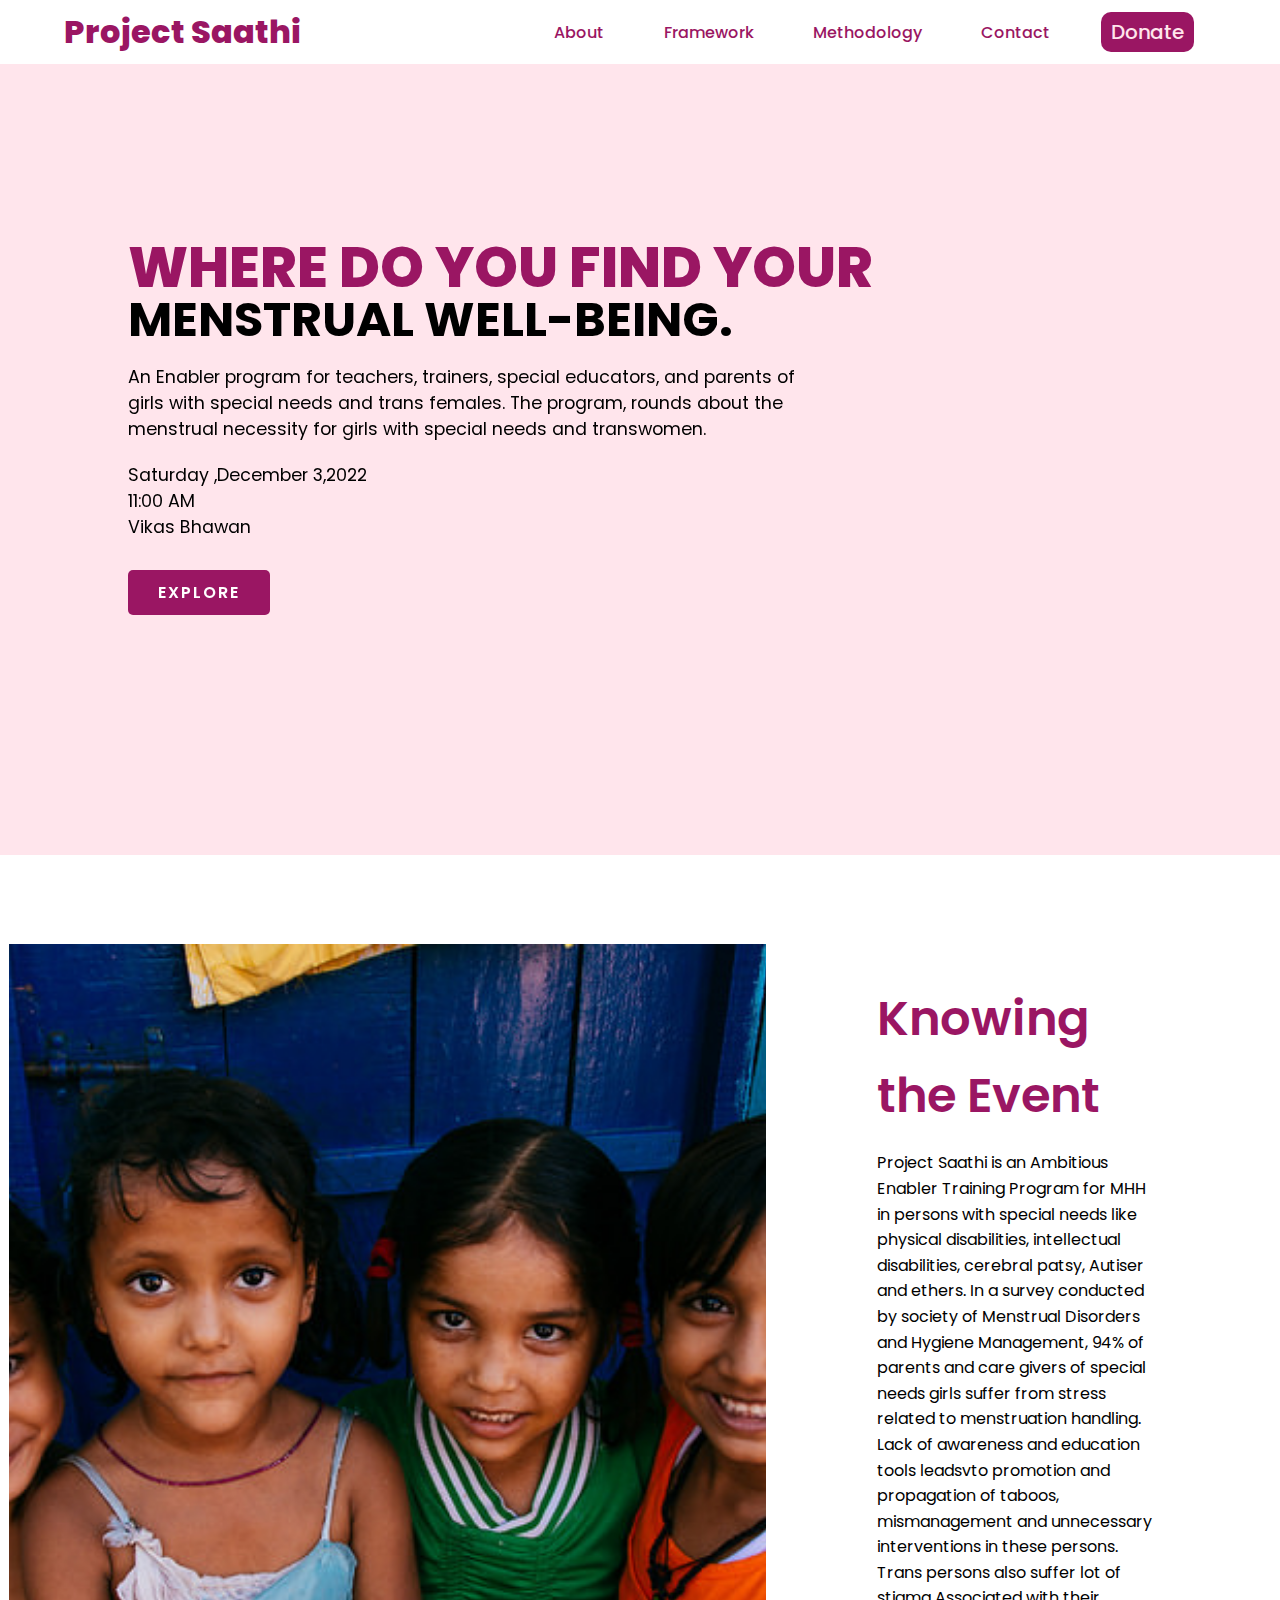
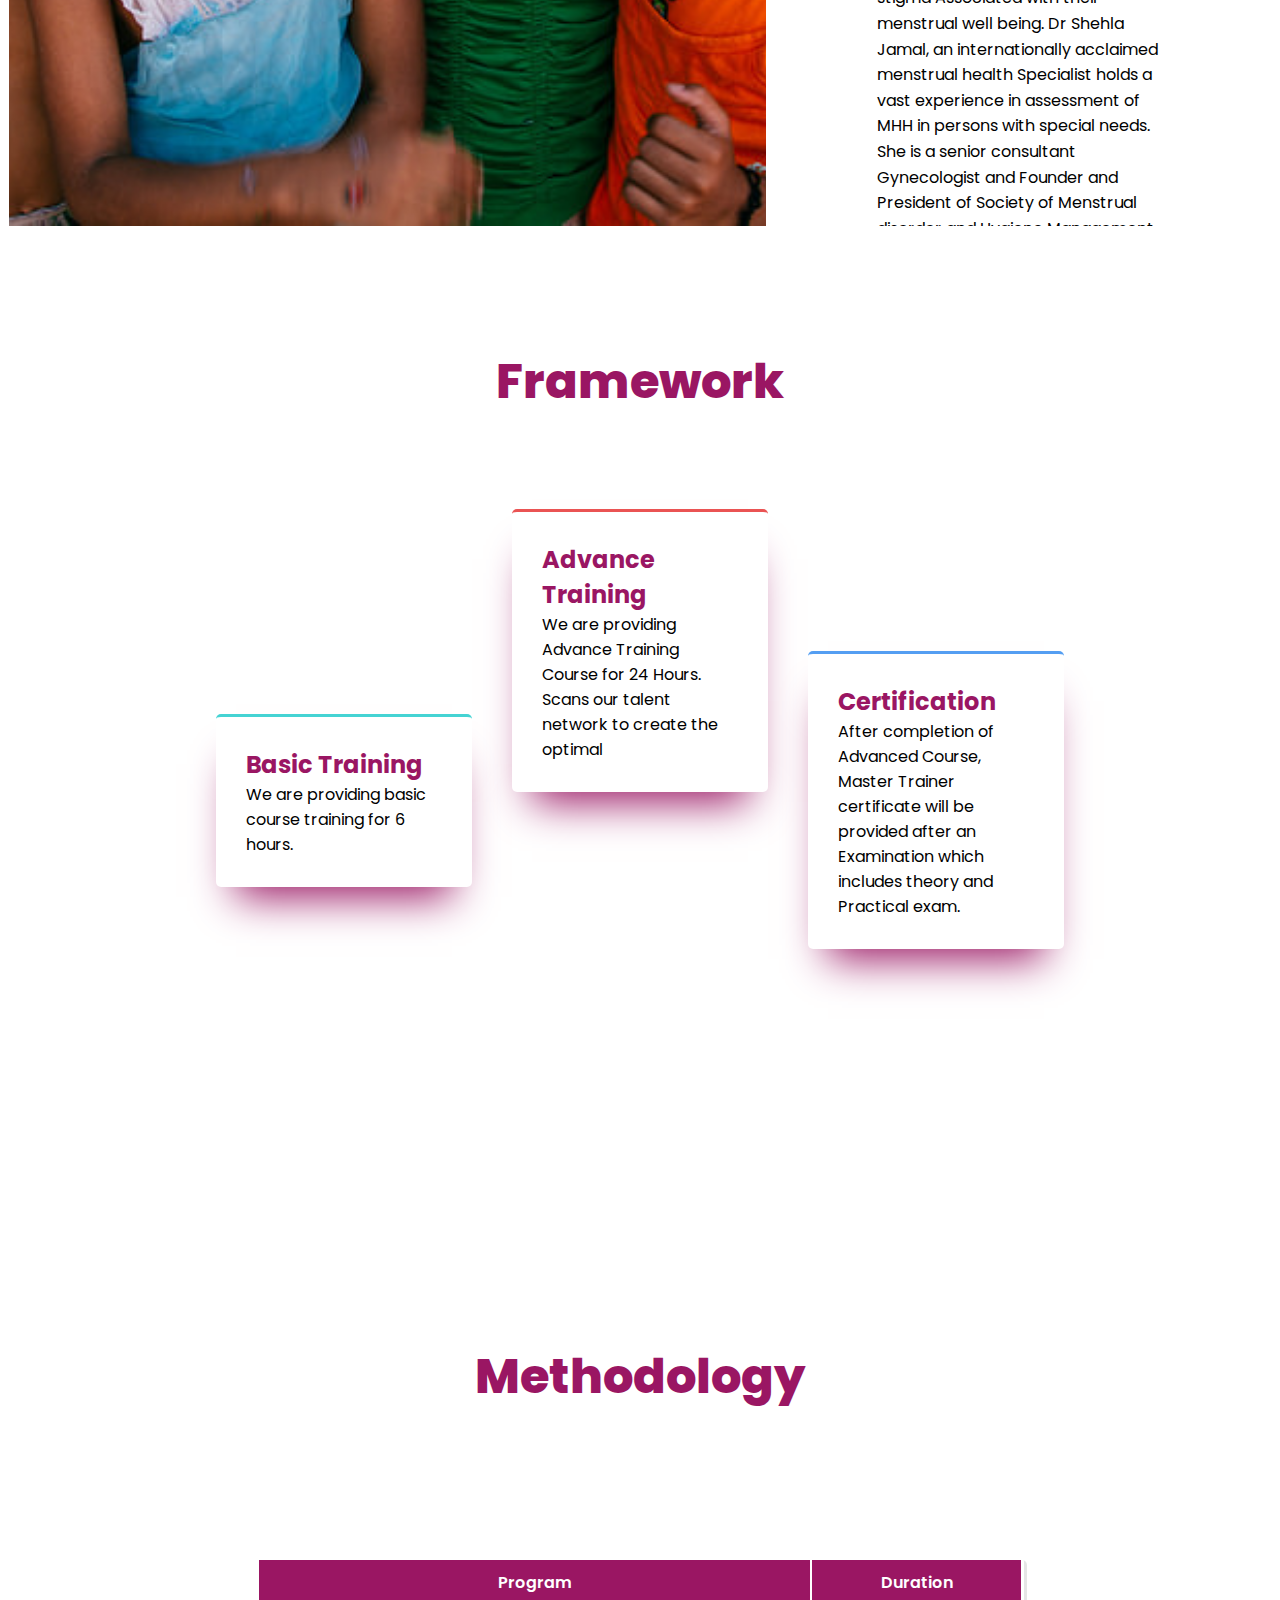
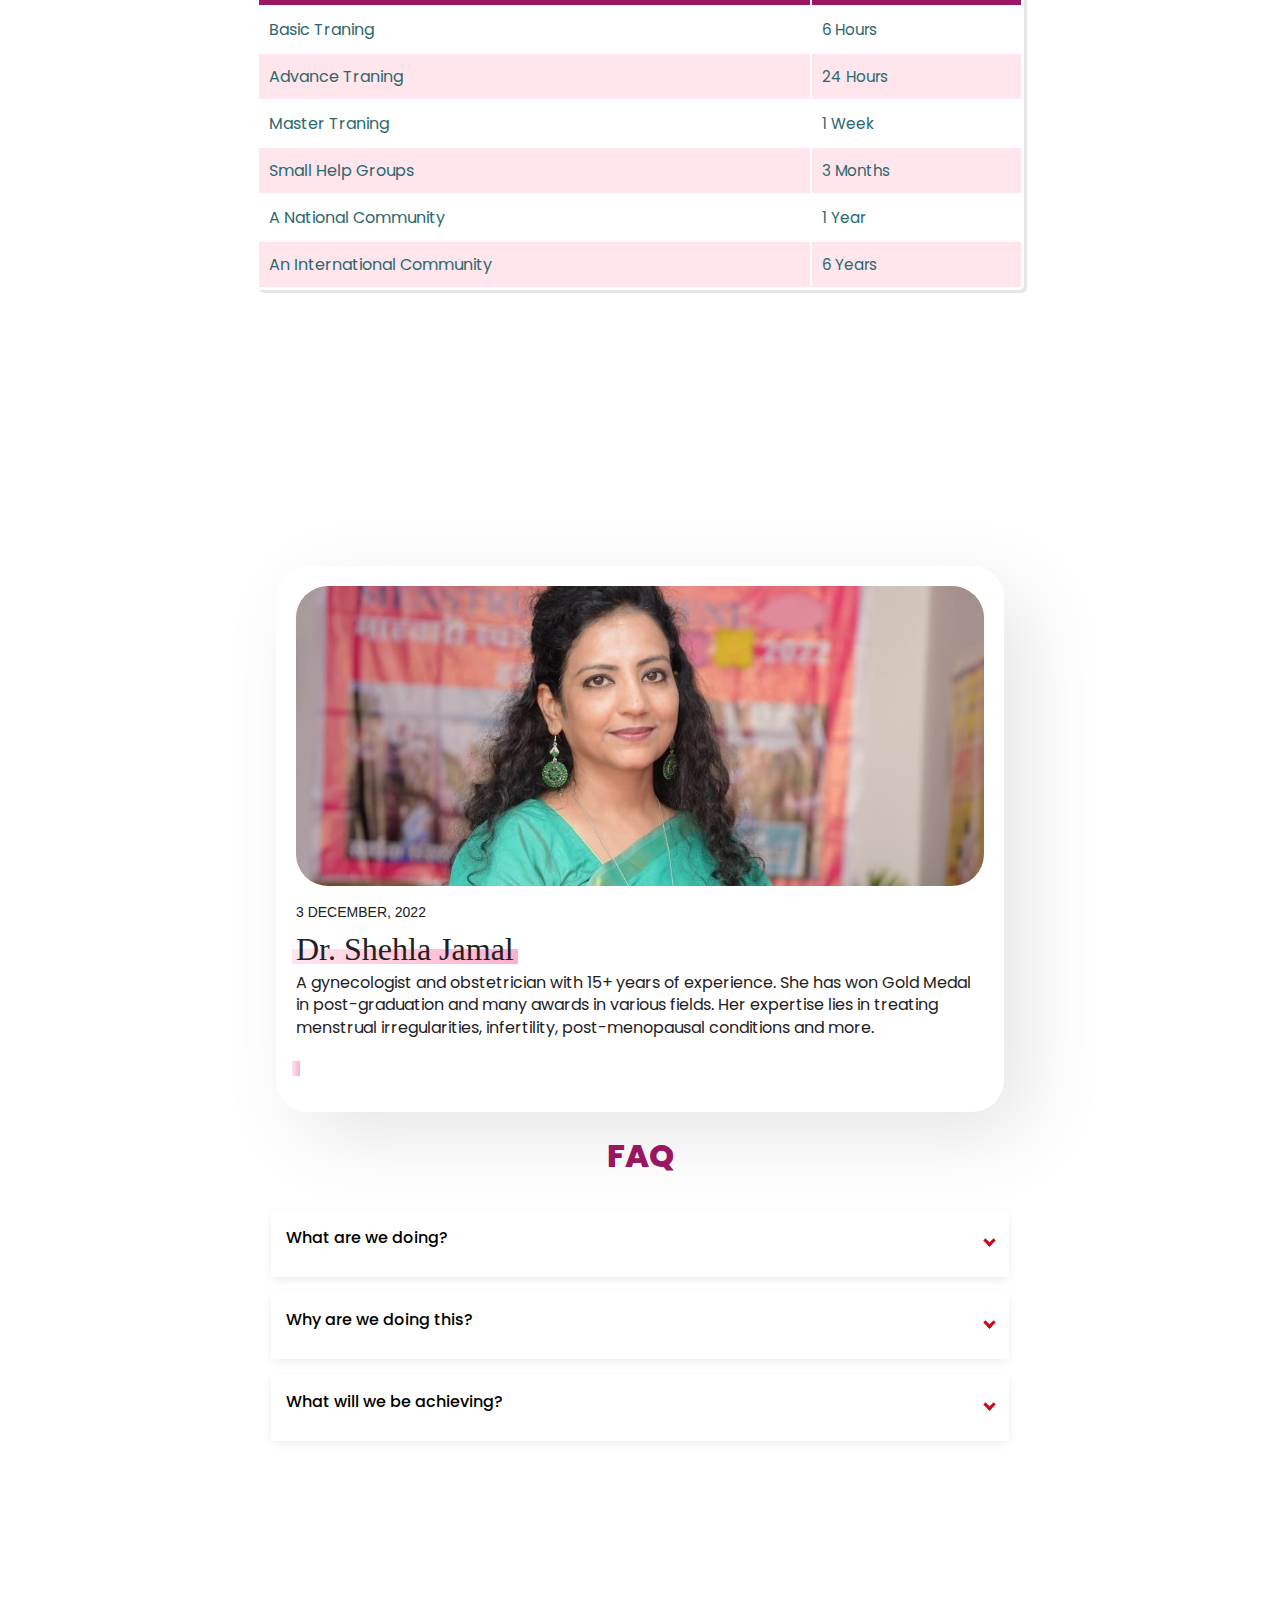
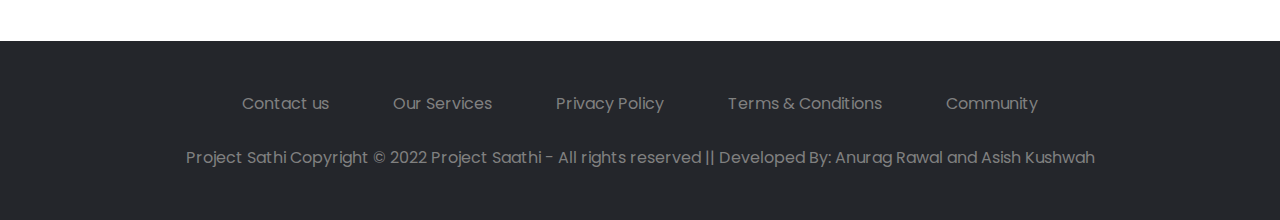
<file: index.html>
<!DOCTYPE html>
<html lang="en">

<head>
  <meta charset="UTF-8">
  <meta name="viewport" content="width=device-width, initial-scale=1.0">
  <meta http-equiv="X-UA-Compatible" content="ie=edge">
  <link rel="preconnect" href="https://fonts.googleapis.com">
  <link rel="stylesheet" href="https://unpkg.com/boxicons@latest/css/boxicons.min.css">
  <link rel="preconnect" href="https://fonts.gstatic.com" crossorigin>
  <link href="https://fonts.googleapis.com/css2?family=Poppins:wght@200;300;400;500;600;800;900&display=swap"
    rel="stylesheet">
  <title>Project Saathi</title>
  <link rel="stylesheet" href="./style.css">
</head>

<body>
  <!-- HEADER  -->
  <nav>
    <input id="nav-toggle" type="checkbox">
    <div class="logo"> <a href="index.html"> Project Saathi</a></div>
    <ul class="links">
      <li><a href="about.html">About</a></li>
      <li><a href="#framework">Framework</a></li>
      <li><a href="#methodology">Methodology</a></li>
      <li><a href="contact.html">Contact</a></li>
      <li><a href="Donate.html" id="donate" target="_blank">Donate</a></li>
    </ul>
    <label for="nav-toggle" class="icon-burger">
      <div class="line"></div>
      <div class="line"></div>
      <div class="line"></div>
    </label>
  </nav>


  <!-- LANDING -->
  <section class="landing">
    <video
      src="https://joy.videvo.net/videvo_files/video/free/2020-07/large_watermarked/200618_Covid%20BLM%20Portraits_04_HD_004_preview.mp4"
      muted loop autoplay></video>
    <div class="overlay"></div>
    <div class="text">
      <h2>Where do you find your</h2>
      <h3>menstrual well-being.</h3>
      <p>An Enabler program for teachers, trainers, special educators, and parents of girls with special needs and trans females. The program, rounds about the menstrual necessity for girls with special needs and transwomen.</p>
      <div class="desc">
        <p>Saturday ,December 3,2022 <br> 11:00 AM <br> Vikas Bhawan </p>
      </div>
      <a href="#about">Explore</a>
    </div>
  </section>

  <!-- Objective  -->

  <!-- <section class="objective">
    <div class="container">
      <img src="./img/about-gray.png" alt="" />
      <div>
        <h1>Where you find your <br> menstrual well being.</h1>
        <p>
          We are a team working under the guidance of Dr. Shehal Jamal who is having 15+ years of exprience as a
          obsterics and gynecology with fellowship IVF-ART, Germany and fetal medicane(O), AIMS New Delhi and a
          cosmo
          gynaecologist. We are working towards the wellbeing of girls with specials needs and transwomen. Project
          Saathi is a educational course that will help caketakers/caregivers to learn about the needs of these
          people
          and also educate the girls as well as caretakers in dealing with their menstural health. </p>
      </div>

    </div>
  </section> -->



  <!-- ABOUT -->
  <section class="about" id="about">
    <article class="post">
      <div>
        <div class="absolute-bg"> </div>
      </div>
      <div class="post__container">
        <span class="post__category">About Project Saathi</span>

        <div class="post__content">
          <header>
            <h1 class="post__header"><span>Knowing</span> <span>the</span> <span>Event</span></h1>
          </header>

          <p class="post__text">Project Saathi is an Ambitious Enabler Training Program for MHH in persons with special needs like physical disabilities, intellectual disabilities, cerebral patsy, Autiser and ethers. In a survey conducted by society of Menstrual Disorders and Hygiene Management,  94% of parents and care givers of special needs girls suffer from stress related to menstruation handling. Lack of awareness and education tools leadsvto promotion and propagation of taboos, mismanagement and unnecessary interventions in these persons. Trans persons also suffer lot of  stigma Associated with their menstrual well being.

            Dr Shehla Jamal, an internationally acclaimed menstrual health Specialist holds a vast experience in assessment of MHH in persons with special needs. She is a senior consultant Gynecologist and Founder and President of Society of Menstrual disorder and Hygiene Management, which is a socio-academic platform for curating innovations and research in Menstrual well Being.<br><br></p>
        </div>
        <div class="post__link">
          <a href="http://smdhm.in/" target="_blank">Know more</a>
        </div>
      </div>
    </article>
  </section>

<!-- FRAMEWORK  -->


    <section class="framework" id="framework">
      <h2 id="fhead"> Framework </h2>
      <div class="row1-container">
        <div class="box box-down cyan">
          <h2>Basic Training</h2>
          <p>We are providing basic course training for 6 hours.</p>
        </div>
  
        <div class="box red">
          <h2>Advance Training</h2>
          <p>We are providing Advance
            Training Course for 24 Hours. Scans our talent network to create the optimal </p>
        </div>
  
        <div class="box box-down blue">
          <h2>Certification</h2>
          <p>After completion of Advanced Course, Master Trainer certificate will be provided after an Examination
            which
            includes theory and Practical exam.</p>
        </div>
      </div>
      </div>
    </section>

  <!-- METHODOLOGY -->

  <section class="methodology-container" id="methodology">
    <div class="methodology">
      <h2>Methodology</h2>
    </div>
    <div class="table-users">
      <table>
        <tr>
          <th>Program</th>
          <th>Duration</th>
        </tr>
        <tr>
          <td>Basic Traning</td>
          <td>6 Hours</td>
        </tr>
        <tr>
          <td>Advance Traning</td>
          <td>24 Hours</td>
        </tr>
        <tr>
          <td>Master Traning</td>
          <td>1 Week</td>
        </tr>
        <tr>
          <td>Small Help Groups</td>
          <td>3 Months</td>
        </tr>
        <tr>
          <td>A National Community</td>
          <td>1 Year</td>
        </tr>
        <tr>
          <td>An International Community</td>
          <td>6 Years</td>
        </tr>
      </table>
    </div>
  </section>


  </section>

  <!-- BRAND AMBASIDOR -->
  <section class="ambasidor">

    <div class="card">
      <img src="./img/jamal1.jpeg" class="card__image" alt="brown couch" />
      <div class="card__content">
        <time datetime="2022-12-03" class="card__date">3 December, 2022</time>
        <span class="card__title">Dr. Shehla Jamal<span>
            <p>A gynecologist and obstetrician with 15+ years of experience. She has won Gold Medal in post-graduation
              and many awards in various fields. Her expertise lies in treating menstrual irregularities, infertility,
              post-menopausal conditions and more.</p>
      </div>
    </div>
  </section>


  <!-- FAST ANSWER AND QUESTIONS -->

  <section>
    <div class="faq">
      <h1>FAQ</h1>
      <ul>

        <li>
          <input type="checkbox" checked>
          <i></i>
          <h2>What are we doing?</h2>
          <p>Creating a safe space for girls with special needs and transwomen to talk about their menstrual issues.</p>
        </li>
        <li>
          <input type="checkbox" checked>
          <i></i>
          <h2>Why are we doing this?</h2>
          <p>It is the vission of our mentor Dr.Shehal Jamal, to create a common umbrella for all the women around the
            globe to create their period health. </p>
        </li>
        <li>
          <input type="checkbox" checked>
          <i></i>
          <h2>What will we be achieving?</h2>
          <p>A community where every women will be loved and welcomed and cared on her periods.</p>
        </li>
      </ul>
    </div>
  </section>


  <!-- FOOTTER -->

  <footer>
    <div class="footer">
      <div class="row">
        <ul>
          <li><a href="contact.html">Contact us</a></li>
          <li><a href="https://smdhm.in/events.html">Our Services</a></li>
          <li><a href="#">Privacy Policy</a></li>
          <li><a href="#">Terms & Conditions</a></li>
          <li><a href="https://smdhm.in/index.html">Community</a></li>
        </ul>
      </div>

      <div class="row">
        Project Sathi Copyright © 2022 Project Saathi - All rights reserved || Developed By: Anurag Rawal and Asish Kushwah
      </div>
    </div>
  </footer>

</body>

</html>
</file>
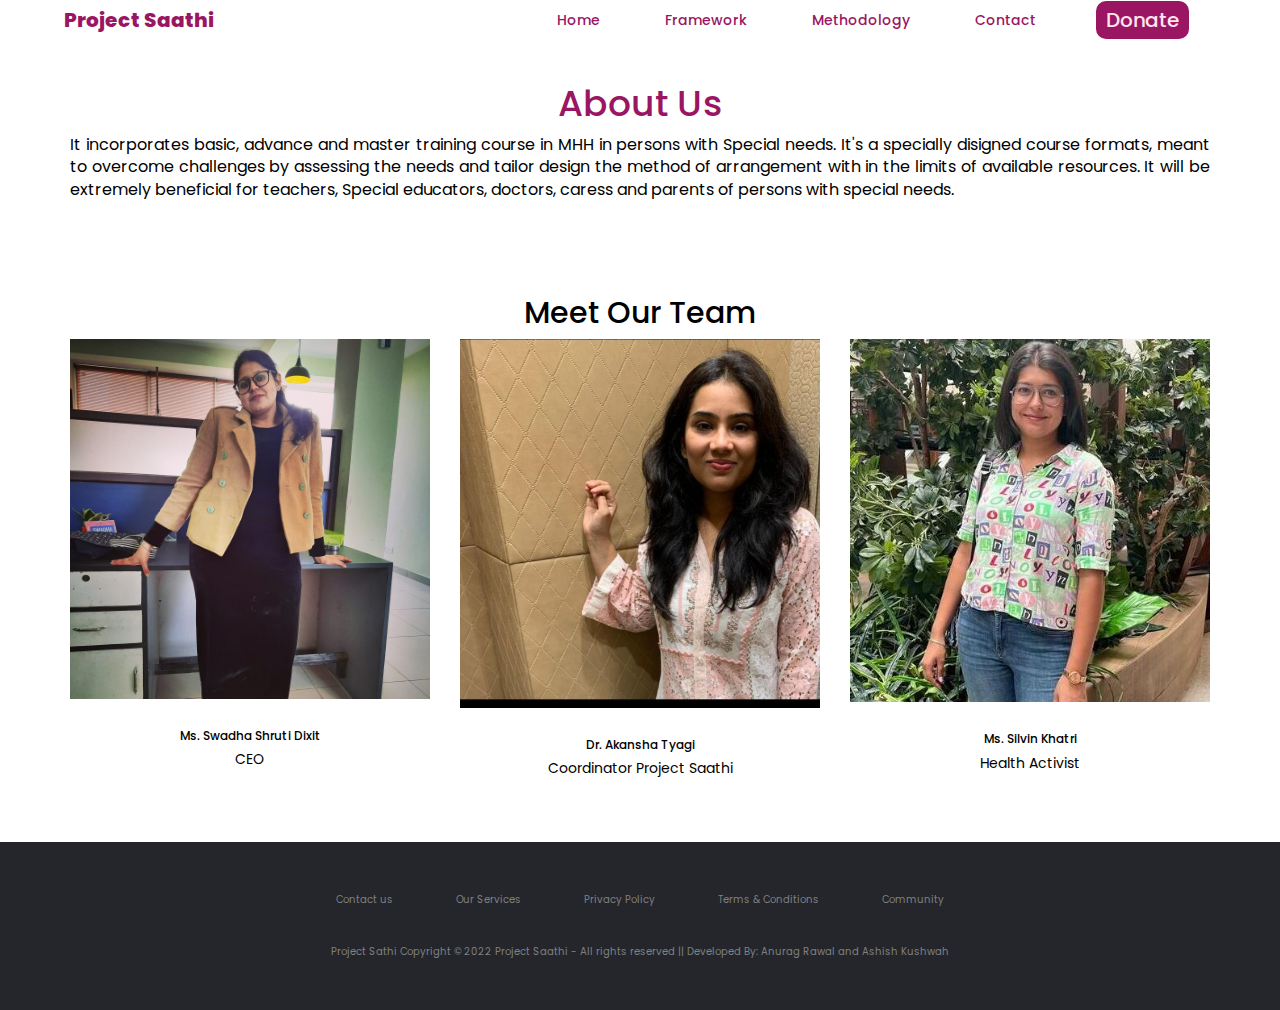
<file: about.html>
<!DOCTYPE html>
<html lang="en">

<head>
  <meta charset="UTF-8">
  <meta http-equiv="X-UA-Compatible" content="IE=edge">
  <meta name="viewport" content="width=device-width, initial-scale=1.0">
  <link rel="preconnect" href="https://fonts.googleapis.com">
  <link rel="stylesheet" href="https://unpkg.com/boxicons@latest/css/boxicons.min.css">
  <link rel="preconnect" href="https://fonts.gstatic.com" crossorigin>
  <link href="https://fonts.googleapis.com/css2?family=Poppins:wght@200;300;400;500;600;800;900&display=swap"
    rel="stylesheet">

  <link rel="stylesheet" href="https://maxcdn.bootstrapcdn.com/bootstrap/3.3.6/css/bootstrap.min.css">
  <link rel="stylesheet" href="https://maxcdn.bootstrapcdn.com/font-awesome/4.5.0/css/font-awesome.min.css">
  <title>Project Saathi</title>
  <link rel="stylesheet" href="./about.css">
  <title>Document</title>
</head>

<body>
  <!-- HEADER  -->
  <nav class="about-nav">
    <input id="nav-toggle" type="checkbox">
    <div class="logo">Project Saathi</div>
    <ul class="links">
      <li><a href="index.html">Home</a></li>
      <li><a href="index.html#framework">Framework</a></li>
      <li><a href="index.html#methodology">Methodology</a></li>
      <li><a href="contact.html">Contact</a></li>
      <li><a href="Donate.html" id="donate" target="_blank">Donate</a></li>
    </ul>
    <label for="nav-toggle" class="icon-burger">
      <div class="line"></div>
      <div class="line"></div>
      <div class="line"></div>
    </label>
  </nav>

  <section class="objective">
    <div class="container">
      <h1>About Us</h1>
      <p>
        It incorporates basic, advance and master training course in MHH in persons with Special needs. It's a specially disigned course formats, meant to overcome challenges by assessing the needs and tailor design the method of arrangement with in the limits of available resources. It will be extremely beneficial for teachers, Special educators, doctors, caress and parents of persons with special needs.</p>
    </div>
  </section>


  <section class="team">

    <div class="container">

      <div class="row heading">
        <div class="col-md-6 col-md-offset-3">
          <h2 class="text-center bottom-line">Meet Our Team</h2>
        </div>
      </div>

      <div class="row team-row">

        <div class="col-md-4 col-sm-6 team-wrap">
          <div class="team-member text-center">
            <div class="team-img">
              <img src="./img/swadha.jpg" alt="">
              <div class="overlay">
                <div class="team-details text-center">
                  <p>
                    Ms. Swadha Shruti Dixit- CEO Project Saathi
                    Menstrual Health Educator
                    Women Health Champion
                  </p>
                </div>
              </div>
            </div>
            <h6 class="team-title">Ms. Swadha Shruti Dixit</h6>
            <span>CEO</span>
          </div>
        </div>
        <!-- end team member -->

        <div class="col-md-4 col-sm-6 team-wrap">
          <div class="team-member text-center">
            <div class="team-img">
              <img src="./img/akansha.jpg" alt="">
              <div class="overlay">
                <div class="team-details text-center">
                  <p>
                    Dr. Akansha Tyagi - Coordinator Project Saathi
                    Menstrual Health Educator for Special Persons

                  </p>

                </div>
              </div>
            </div>
            <h6 class="team-title">Dr. Akansha Tyagi</h6>
            <span>Coordinator Project Saathi</span>
          </div>
        </div>
        <!-- end team member -->

        <div class="col-md-4 col-sm-6 team-wrap">
          <div class="team-member last text-center">
            <div class="team-img">
              <img src="./img/silvin.jpg" alt="">
              <div class="overlay">
                <div class="team-details text-center">
                  <p>
                    Ms. Silvin Khatri - Medical Student
                    Youth Health Activist
                  </p>
                </div>
              </div>
            </div>
            <h6 class="team-title">Ms. Silvin Khatri</h6>
            <span>Health Activist</span>
          </div>
        </div>
        <!-- end team member -->

      </div>
    </div>
  </section>
  </div>
  </div>
  </section>



  <footer>
    <div class="footer">
      <div class="row">
        <ul>
          <li><a href="contact.html">Contact us</a></li>
          <li><a href="https://smdhm.in/events.html">Our Services</a></li>
          <li><a href="#">Privacy Policy</a></li>
          <li><a href="#">Terms & Conditions</a></li>
          <li><a href="https://smdhm.in/index.html">Community</a></li>
        </ul>
      </div>

      <div class="row">
        Project Sathi Copyright © 2022 Project Saathi - All rights reserved || Developed By: Anurag Rawal and Ashish Kushwah
      </div>
    </div>
  </footer>
</body>

</html>
</file>
<file: style.css>
:root{
  --color-main-dark: #ffafcc;
  --color-main-light: #ffe5ec;
  --color-sec-dark: #a2d2ff;
  --color-sec-light: #bde0fe;
  --color-odd: #cdb4db;
  --text-color:#000;
  --main-color:#9A1663;
  --bg-color:#FFEEEE;
  --big-font:5rem;
  --h2-font:2.25rem;
  --p-font:0.9rem;
}

* {
  margin: 0;
  padding: 0;
  box-sizing: border-box;
  scroll-behavior: smooth;
  text-decoration: none;
  list-style: none;
  font-family:'Poppins', sans-serif ; 
}

*::selection{
  background-color:#ffc8dd;
  color: #000;
}

body{
  color: var(--text-color);
}

/* HEADER  */


nav {
  position: fixed;
	z-index: 10;
	left: 0;
	right: 0;
	top: 0;
	padding: 0 5%;
	height: 4rem;
	/* background-color: var(--color-main-light); */
  background-color: #FFF;
}
.logo {
	float: left;
	width: 40%;
	height: 100%;
	display: flex;
	align-items: center;
	font-size: 2rem;
  font-weight: 800;
	color: var(--main-color);
}
.logo a{
  color: var(--main-color);
}
nav .links {
	float: right;
	padding: 0;
	margin: 0;
	width: 60%;
	height: 100%;
	display: flex;
	justify-content: space-around;
	align-items: center;
}
nav .links li {
	list-style: none;
}
nav .links a {
	display: block;
	padding: .5rem;
	font-size: 1rem;
	font-weight: 500;
	color: var(--main-color);
	text-decoration: none;
}
#nav-toggle {
	position: absolute;
  top: -100px;
}

nav .icon-burger {
	display: none;
	position: absolute;
	right: 5%;
	top: 50%;
	transform: translateY(-50%);
}
nav >.icon-burger>.line {
	width: 20px;
	height: 2px;
	background-color: var(--main-color);
	margin: 5px;
	border-radius: 3px;
	transition: all .3s ease-in-out;
}
#donate{
  background-color: var(--main-color);
  border-radius: 10px;
  border: none;
  color: var(--color-main-light);
  cursor: pointer;
  display: inline-block;
  font-size: 20px;
  padding: 5px 10px;
  text-align: center;
}
@media screen and (max-width: 768px) {
  nav{
    height: 3rem;
  }
	nav .logo {
		/* float: none; */
		width: auto;
		justify-content: center;
    font-size: 1.2rem;
    font-weight: 600;
	}
	nav .links {
		float: none;
		position: fixed;
		z-index: 9;
		left: 0;
		right: 0;
		top: 3rem;
		bottom: 100%;
		width: auto;
		height: auto;
		flex-direction: column;
		justify-content: space-evenly;
		background-color: var(--color-main-light);
		overflow: hidden;
		box-sizing: border-box;
		transition: all .5s ease-in-out;
	}
	nav .links a {
		font-size: 1.2rem;
    font-weight: 400;
	}
	nav :checked ~ .links {
		bottom: 0;
	}
	nav .icon-burger {
		display: block;
	}
	nav :checked ~ .icon-burger .line:nth-child(1) {
		transform: translateY(10px) rotate(225deg);
	}
	nav :checked ~ .icon-burger .line:nth-child(3) {
		transform: translateY(-10px) rotate(-225deg);
	}
	nav :checked ~ .icon-burger .line:nth-child(2) {
		opacity: 0;
	}	
}


/* .header{ */
/*   max-width: 100%; */
/*  display:none;  */
/*   align-items: center; */
/*   justify-content: space-between; */
/*   margin: 20px; */
/*   padding:0px 10px; */
/* } */

/* .logo{ */
/*   color: var(--main-color); */
/*   font-weight: 600; */
/*   font-size: 2rem; */
/*   */
/* } */

/* .logo a{ */
/*  text-decoration:none; */
/*  color: var(--main-color); */
/* } */

/* .navlink { */
/*   display: flex; */
/*   align-items: center; */
/*   text-align: center; */
/* } */

/* .navlink li{ */
/*   padding:0 10px; */
/* } */

/* .navlink a{ */
/*   font-size: 1.2rem; */
/*   text-decoration: none; */
/*   color: var(--text-color); */
/*   font-weight: 500; */
/* } */

/* .navlink a:hover{ */
/*   color:var(--main-color); */
/*   transition-duration: .2s; */
/* } */


/* LANDING */



.landing{
  position: relative;
  right: 0;
  width: 100%;
  min-height: 95vh;
  padding: 10%;
  display: flex;
  justify-content: space-between;
  align-items: center;
  transition: 0.5s;
  z-index: 2;
}
.landing.active{
  right: 300px;
}

.landing video{
  position: absolute;
  top: 0;
  left: 0;
  width: 100%;
  height: 100%;
  object-fit:cover;
  opacity: 0.5;
}
.overlay{
  position: absolute;
  top: 0;
  left: 0;
  width: 100%;
  height: 100%;
  background: #ffe5ec;
  mix-blend-mode: overlay;
}
.text{
  position: relative;
  z-index: 10;
}

.text h2{
  font-size: 3.5em;
  font-weight: 800;
  color: var(--main-color);
  line-height: 1em;
  text-transform: uppercase;
}
.text h3{
  font-size: 3em;
  font-weight: 700;
  color: var(--text-color);
  line-height: 1em;
  text-transform: uppercase;
}
.text p{
  font-size: 1.1em;
  color: var(--text-color);
  margin: 20px 0;
  font-weight: 400;
  max-width: 700px;
}
.text a{
  display: inline-block;
  font-size: 1em;
  background: var(--main-color);
  padding: 10px 30px;
  border-radius: 5px;
  text-transform: uppercase;
  text-decoration: none;
  font-weight: 600;
  margin-top: 10px;
  color:#FFF;
  letter-spacing: 2px;
  transition: transform 0.5s;
}
.text a:hover
{
  transform: scale(1.1);
}
/* .social{ */
/*   position: absolute; */
/*   z-index: 10; */
/*   bottom: 20px; */
/*   display: flex; */
/*   justify-content: center; */
/*   align-items: center; */
/* } */

/* .social li{ */
/*   list-style: none; */
/* } */

/* .social li a{ */
/*   font-size: 60px; */
/*   color: var(--main-color); */
/*   display: inline-block; */
/*   margin-right: 20px; */
/*   transform: scale(0.5); */
/*   transition: 0.5s; */

/* } */

/* .social li a:hover{ */
/*   transform: scale(0.5) translateY(-15px); */
/* } */


@media (max-width: 991px)
{

  .showcase,
  .showcase header
  {
    padding: 40px;
  }
  .text h2
  {
    font-size: 3em;
  }
  .text h3
  {
    font-size: 2em;
  }
}


@media (max-width: 768px)
{

  .showcase,
  .showcase header
  {
    padding: 40px;
  }
  .text h2
  {
    font-size: 2em;
  }
  .text h3
  {
    font-size:  1.8em;
  }
  .landing p{
    font-size: 1em;
  }
}
/* objective */
/* .objective{
  padding-top: 200px;
}

.container {
  max-width: 1400px;
  margin: auto;
  overflow: hidden;
  padding: 0 2rem;
}

.objective .container {
  display: grid;
  grid-template-columns: 1fr 1fr;
  grid-gap: 3rem;
  align-items: center;
  justify-content: center;
}

.objective h1 {
  font-size: 3rem;
  color: var(--main-color);
}

.objective p {
  margin: 1rem 0;
}



.btn {
  display: inline-block;
  background: var(--primary-color);
  color: #fff;
  padding: 0.8rem 1.5rem;
  border: none;
  cursor: pointer;
  font-size: 1.1rem;
  border-radius: 30px;
}

.btn:hover {
  background: var(--secondary-color);
}

@media (max-width: 700px) {

  .objective h1{
    font-size: 28px;
    text-align: left;
  }
  .objective p{
    text-align: left;
  }
  .objective .container {
    grid-template-columns: 1fr;
    text-align: center;
  }

  .objective .container div:first-child {
    order: 2;
  }

  .objective .container div:nth-child(2) {
    order: -1;
  }

  .objective img {
    width: 80%;
    margin: auto;
  }
} */


/* ABOUT  */

 .about h1 {
	 margin-top: 0;
	 margin-bottom: 1rem;
   color: var(--main-color);
	 font-size: 3rem;
	 font-weight: 600;
}
 .about p {
	 margin: 0;
   font-size: 1rem;
	 color: var(--text-color);
}
 .about a {
	 padding: 0.5em 1em;
	 font-size: .8rem;
	 color: #a9b1b3;
	 text-decoration: none;
	 text-transform: uppercase;
	 letter-spacing: 0.3em;
	 border: 1px solid #a9b1b3;
	 transition: all 0.3s ease-in;
}
 .about a:hover, 
 .about a:active,
 .about a:focus {
	 color: #fff;
	 background-color: var(--main-color);
}

 .about  {
   margin-top: 5rem;
	 font-size: 100%;
	 line-height: 1.6;
	 color: #000;
}
 @media (min-width: 20em) {
	.about  {
		 font-size: 102.5%;
	}
}
 @media (min-width: 30em) {
	.about{
    font-size: 105%;
	}
}
 @media (min-width: 54em) {
	.about  {
		 font-size: 107.5%;
	}
}
 @media (min-width: 64em) {
	.about  {
		 font-size: 110%;
	}
}
 @media (min-width: 76.5em) {
	.about {
		 font-size: 115%;
	}
}
 @media (min-width: 114em) {
	.about {
		 font-size: 125%;
	}
}
 .post {
	 min-height: 100vh;
	 width: 100%;
	 border: 0.5em solid #fff;
}
 @media (min-width: 54em) {
	 .post {
		 display: flex;
		 height: 100vh;
		 min-height: 40em;
	}
}
 .post > *:first-child {
	 position: relative;
	 height: 14em;
	 background-color: #000;
}
 @media (min-width: 30em) {
	 .post > *:first-child {
		 height: 18em;
	}
}
 @media (min-width: 54em) {
	 .post > *:first-child {
		 flex-basis: 50%;
		 max-width: 50%;
		 height: auto;
	}
}
 @media (min-width: 76.5em) {
	 .post > *:first-child {
		 flex-basis: 60%;
		 max-width: 60%;
	}
}
 @media (min-width: 54em) {
	 .post > *:last-child {
		 flex-basis: 50%;
		 max-width: 50%;
	}
}
 @media (min-width: 76.5em) {
	 .post > *:last-child {
		 flex-basis: 40%;
		 max-width: 40%;
	}
}


@media (max-width: 400px) {
.post__content h1{
    font-size: 28px;
    }
}
 .post__container {
	 display: flex;
	 flex-direction: column;
	 justify-content: space-between;
	 padding: 2em;
	 overflow-y: auto;
}
 .post__category {
   color: var(--main-color);
	 position: relative;
	 font-weight: 600;
	 font-size: 1rem;
	 text-transform: uppercase;
	 letter-spacing: 0.1rem;
	 overflow: hidden;
}
 .post__category:before {
	 content: "";
	 position: absolute;
	 left: 0;
	 bottom: 0;
	 height: 2px;
	 width: 3em;
	 background-color: #000;
	 animation: slide-in 1s ease-in both 0.5s;
}
 .post__content {
	 padding: 2em 0;
}
 @media (min-width: 54em) {
	 .post__content {
		 padding: 0 4em;
	}
}
 .post__time {
	 display: inline-block;
	 margin-bottom: 0.5em;
	 font-weight: 600;
	 font-size: 0.8em;
	 text-transform: uppercase;
	 letter-spacing: 0.1em;
}
 .post__header {
	 overflow: hidden;
}
 .post__header span {
	 display: inline-block;
	 animation: slide-up 0.8s ease-in-out both;
}
 .post__header span:nth-child(1) {
	 animation-delay: 0.1s;
}
 .post__header span:nth-child(2) {
	 animation-delay: 0.2s;
}
 .post__header span:nth-child(3) {
	 animation-delay: 0.3s;
}
 .post__text {
	 font-weight: 400;
	 animation: fade-in 0.8s ease-in-out both 0.5s;
}
 .post__link {
	 text-align: right;
}
 .absolute-bg {
	 position: absolute;
	 top: 0;
	 left: 0;
	 height: 100%;
	 width:100%;
   background: url(./img/girls2.jpg);
	 background-position: 50%;
	 background-repeat: no-repeat;
	 background-size: cover;
	 overflow: hidden;
	 animation: fade-in 0.8s ease-in-out both 1s;
}
 @keyframes slide-in {
	 0% {
		 transform: translate3d(-100%, 0, 0);
	}
	 100% {
		 transform: translate3d(0, 0, 0);
	}
}
 @keyframes slide-up {
	 0% {
		 opacity: 0;
		 transform: translate3d(0, 100%, 0);
	}
	 90% {
		 opacity: 1;
	}
	 100% {
		 transform: translate3d(0, 0, 0);
	}
}
 @keyframes fade-in {
	 0% {
		 opacity: 0;
	}
	 100% {
		 opacity: 1;
	}
}
/* FRAMEWORK */

:root {
  --red: hsl(0, 78%, 62%);
  --cyan: hsl(180, 62%, 55%);
  --blue: hsl(212, 86%, 64%);
}


.framework{
padding: 10% 0;
margin-bottom: 250px;

}
#fhead{
  font-size: 3rem;
  color: var(--main-color);
  font-weight: 800;
  text-align: center;
  line-height: 0.8;
  /* margin-bottom: 50px; */
  /* margin-top: 200px; */
  margin-bottom: 5rem;

}

.box h2{
  color: var(--main-color);
}


@media (max-width: 400px) {
  #fhead {
      font-size: 2rem;
  margin-bottom: 4rem;
  margin-top: 4rem;
  }
}


.box {
  border-radius: 5px;
  box-shadow: 0px 30px 40px -20px var(--main-color);
  padding: 30px;
  margin: 20px;  
}



@media (max-width: 450px) {
  .box {
      height: 200px;
  }
}

@media (max-width: 950px) and (min-width: 450px) {
  .box {
      text-align: center;
      height: 180px;
  }
}

.cyan {
  border-top: 3px solid var(--cyan);
}
.red {
  border-top: 3px solid var(--red);
}
.blue {
  border-top: 3px solid var(--blue);
}



@media (min-width: 950px) {
  .row1-container {
      display: flex;
      justify-content: center;
      align-items: center;
  }
  
  .row2-container {
      display: flex;
      justify-content: center;
      align-items: center;
  }
  .box-down {
      position: relative;
      top: 150px;
  }
  .box {
      width: 20%;
   
  }
  .header p {
      width: 30%;
  }
  
}
 
 /* methodology */
.methodology-container{ 
   padding: 10% 0;
}
.methodology {
   color: var(--main-color);
   padding: 1rem;
   text-align: center;
}

.methodology h2{
  font-size: 3rem;
  font-weight: 800;
}

 .table-users {
   color: var(--color-main-light);
	 border: 1px solid #00000000;
	 border-radius: 5px;
	 box-shadow: 3px 3px 0 rgba(0, 0, 0, 0.1);
	 max-width: calc(100% - 2em);
	 margin: 10% auto;
	 overflow: hidden;
	 width: 60%;
}
 table {
	 width: 100%;
}
 table td, table th {
	 color: #2b686e;
	 padding: 10px;
}
 table td {
	 text-align: left;
	 vertical-align: middle;
}
 table td:last-child {
	 font-size: 0.95rem;
	 line-height: 1.4;
	 text-align: left;
}
 table th {
   background-color: var(--main-color);

   color: #fff;
	 font-weight: 600;
  font-size: 1rem;
  
}
 table tr:nth-child(2n) {
	 background-color: white;
}
 table tr:nth-child(2n+1) {
	 background-color: var(--color-main-light);
}

@media (max-width: 720px) {
.methodology  h2{
    font-size: 28px;
    }

.table-users{
    width: auto;
  }
.methodology-container{ 
   padding: 0;
}
}


/* Brand ambasidor */
.ambasidor{
  display: flex;
  justify-content: center;
  align-items: center;
  max-width: 60%;
  height: auto;
  padding: auto;
  margin: auto;
}
:root {
  --font-family-primary: 'Vollkorn', serif;
  --font-family-secondary: 'PT Sans', sans-serif;
  
  --font-size-title: 32px;
  --line-height-title: 1.4;
  --font-size-caption: 14px;
  --line-height-caption: 1.2;
  
  --color-text: #222022;
  --color-highlight-primary: #FFEF7E;
  --color-highlight-secondary: #B7F9E9;
  --border-radius-primary: 32px; 
}

* {
  -webkit-font-smoothing: antialiased;
  -moz-osx-font-smoothing: grayscale;
}

@mixin mediaBig {
  @media (min-width: 576px) {
    @content;
  }
}

@include mediaBig {
  :root {
    --font-size-title: 40px;
  }  
}

.card {
  max-width: 960px;
  border-radius: var(--border-radius-primary);
  box-shadow: 24px 24px 80px rgba(0,0,0,0.1);
  padding: 20px 20px 28px 20px;
  box-sizing: border-box;
  margin: 20px;
  display: flex;
  flex-direction: column;
  
  @include mediaBig {
    flex-direction: row;
    align-items: center;
    margin: 40px;
    padding: 32px;
  }
}

.card__image {
  width: 100%;
  max-height: 300px;
  border-radius: var(--border-radius-primary);
  object-fit: cover;
  margin-bottom: 18px;
  
  @include mediaBig {
    width: 45%;
    max-height: none;
    min-height: 400px;
    margin-bottom: 0;
  }
}

.card__content {
  @include mediaBig {
    width: 55%;
    padding-left: 40px;
  }
}
.card__content p{
  font-size:1rem;
}

.card__date {
  display: block;
  font-family: var(--font-family-secondary);
  font-size: var(--font-size-caption);
  line-height: var(--line-height-caption);
  text-transform: uppercase;
  color: var(--color-text);
  margin-bottom: 6px;
  
  @include mediaBig {
    margin-bottom: 8px;
  }
}

.card__title {
  font-family: var(--font-family-primary);
  font-size: var(--font-size-title);
  line-height: var(--line-height-title);
  color: var(--color-text);
  box-decoration-break: clone;
  background-image: linear-gradient(90deg, var(--color-main-light), var(--color-main-dark));
  background-size: 100% 42%;
  background-repeat: no-repeat;
  background-position: 0 85%;
  padding: 0 4px;
  margin-left: -4px;
}

@media (max-width: 480px) {
  .ambasidor{
    max-width: 95%;
    margin: 100px 0px;
  }
}
 /* FAST ANSWER AND QUESTION */


.faq {
  max-width: 60%;
  margin: auto;
  padding: 0 15px;
  text-align: center;
  margin-bottom: 200px;
}

section.faq {
  padding-top: 2rem;
  padding-bottom: 2rem;
}

.faq ul {
  text-align: left;
}
.transition, p, ul li i:before, ul li i:after {
  transition: all 0.3s;
}

.faq .no-select, .faq h2 {
  -webkit-tap-highlight-color: transparent;
  -webkit-touch-callout: none;
  user-select: none;
}

.faq h1 {
  color: var(--main-color);
  font-size: 2rem;
  font-weight: 800;
  margin-bottom: 30px;
  margin-top: 0;
}

.faq h2 {
  color: var(--main-color);
  font-size: 1rem;
  font-weight: 500;
  text-align: left;
  padding: 15px 15px 0;
  text-transform: none;
  display: block;
  margin: 0;
  cursor: pointer;
  transition: .2s;
}

.faq p {
  font-size: 0.8rem;
  color: var(--text-color);
  text-align: left;
  position: relative;
  overflow: hidden;
  will-change: max-height;
  contain: layout;
  display: inline-block;
  opacity: 1;
  transform: translate(0, 0);
  margin-top: 5px;
  margin-bottom: 15px;
  padding: 0 50px 0 15px;
  transition: .3s opacity, .6s max-height;
  hyphens: auto;
  z-index: 2;
}

.faq ul {
  list-style: none;
  perspective: 900;
  padding: 0;
  margin: 0;
}
.faq ul li {
  position: relative;
  overflow: hidden;
  padding: 0;
  margin: 0;
  box-shadow: 0 3px 10px -2px rgba(0,0,0,0.1);
  -webkit-tap-highlight-color: transparent;
}
.faq ul li + li {
  margin-top: 15px;
}
.faq ul li:last-of-type {
  padding-bottom: 0;
}
.faq ul li i {
  position: absolute;
  transform: translate(-6px, 0);
  margin-top: 28px;
  right: 15px;
}
.faq ul li i:before, ul li i:after {
  content: "";
  position: absolute;
  background-color: #cc071e;
  width: 3px;
  height: 9px;
}
.faq ul li i:before {
  transform: translate(-2px, 0) rotate(45deg);
}
.faq ul li i:after {
  transform: translate(2px, 0) rotate(-45deg);
}
.faq ul li input[type=checkbox] {
  position: absolute;
  cursor: pointer;
  width: 100%;
  height: 100%;
  z-index: 1;
  opacity: 0;
  touch-action: manipulation;
}
.faq ul li input[type=checkbox]:checked ~ h2 {
  color: #000;
}
.faq ul li input[type=checkbox]:checked ~ p {
  max-height: 0;
  transition: .3s;
  opacity: 0;
}
.faq ul li input[type=checkbox]:checked ~ i:before {
  transform: translate(2px, 0) rotate(45deg);
}
.faq ul li input[type=checkbox]:checked ~ i:after {
  transform: translate(-2px, 0) rotate(-45deg);
}

@media (max-width: 720px) {
 .faq {
  max-width: 90%;
  margin: auto;
  margin-bottom: 100px;
  padding: 0 15px;
  }
 
}
/* FOTTER */


.footer{
background:#24262b;
padding:30px 0px;
font-family: 'Play', sans-serif;
text-align:center;
}

.footer .row{
width:100%;
margin:1% 0%;
padding:0.6% 0%;
color:gray;
font-size:1rem;
}

.footer .row a{
text-decoration:none;
color:gray;
transition:0.5s;
}

.footer .row a:hover{
color:#fff;
}

.footer .row ul{
width:100%;
}

.footer .row ul li{
display:inline-block;
margin:0px 30px;
}

.footer .row a i{
font-size:2em;
margin:0% 1%;
}

@media (max-width:720px){
.footer{
text-align:left;
padding:5%;
}
.footer .row ul li{
display:block;
margin:10px 0px;
text-align:left;
}
.footer .row a i{
margin:0% 3%;
}
}
</file>
<file: about.css>
:root{
  --color-main-dark: #ffafcc;
  --color-main-light: #ffe5ec;
  --color-sec-dark: #a2d2ff;
  --color-sec-light: #bde0fe;
  --color-odd: #cdb4db;
  --text-color:#000;
  --main-color:#9A1663;
  --bg-color:#FFEEEE;
  --big-font:5rem;
  --h2-font:2.25rem;
  --p-font:0.9rem;
}

* {
  margin: 0;
  padding: 0;
  box-sizing: border-box;
  scroll-behavior: smooth;
  text-decoration: none;
  list-style: none;
  font-family:'Poppins', sans-serif ; 
}

*::selection{
  background-color:#ffc8dd;
  color: #000;
}

body{
  color: var(--text-color);
}

/* HEADER  */


nav {
  position: fixed;
	z-index: 10;
	left: 0;
	right: 0;
	top: 0;
	padding: 0 5%;
	height: 4rem;
	/* background-color: var(--color-main-light); */
  background-color: #FFF;
}
.logo {
	float: left;
	width: 40%;
	height: 100%;
	display: flex;
	align-items: center;
	font-size: 2rem;
  font-weight: 800;
	color: var(--main-color);
}
.logo a{
  color: var(--main-color);
}
nav .links {
	float: right;
	padding: 0;
	margin: 0;
	width: 60%;
	height: 100%;
	display: flex;
	justify-content: space-around;
	align-items: center;
}
nav .links li {
	list-style: none;
}
nav .links a {
	display: block;
	padding: .5rem;
	font-size: 1.4rem;
	font-weight: 500;
	color: var(--main-color);
	text-decoration: none;
}
#nav-toggle {
	position: absolute;
  top: -100px;
}

nav .icon-burger {
	display: none;
	position: absolute;
	right: 5%;
	top: 50%;
	transform: translateY(-50%);
}
nav >.icon-burger>.line {
	width: 20px;
	height: 2px;
	background-color: var(--main-color);
	margin: 5px;
	border-radius: 3px;
	transition: all .3s ease-in-out;
}
#donate{
  background-color: var(--main-color);
  border-radius: 10px;
  border: none;
  color: var(--color-main-light);
  cursor: pointer;
  display: inline-block;
  font-size: 20px;
  padding: 5px 10px;
  text-align: center;
}
@media screen and (max-width: 768px) {
  nav{
    height: 3rem;
  }
	nav .logo {
		/* float: none; */
		width: auto;
		justify-content: center;
    font-size: 1.2rem;
    font-weight: 600;
	}
	nav .links {
		float: none;
		position: fixed;
		z-index: 9;
		left: 0;
		right: 0;
		top: 3rem;
		bottom: 100%;
		width: auto;
		height: auto;
		flex-direction: column;
		justify-content: space-evenly;
		background-color: var(--color-main-light);
		overflow: hidden;
		box-sizing: border-box;
		transition: all .5s ease-in-out;
	}
	nav .links a {
		font-size: 1.2rem;
    font-weight: 400;
	}
	nav :checked ~ .links {
		bottom: 0;
	}
	nav .icon-burger {
		display: block;
	}
	nav :checked ~ .icon-burger .line:nth-child(1) {
		transform: translateY(10px) rotate(225deg);
	}
	nav :checked ~ .icon-burger .line:nth-child(3) {
		transform: translateY(-10px) rotate(-225deg);
	}
	nav :checked ~ .icon-burger .line:nth-child(2) {
		opacity: 0;
	}	
}

/* ABOUT */

.objective{
  margin-top: 5%;
}
.objective h2,h1{
  color: var(--main-color);
  text-align: center;
}
.objective p{
  font-size: 1.6rem;
  text-align: justify;
}

/* Our Team
-------------------------------------------------------*/
.team{
  margin: 5% 0;
}
.our-team .team-row {
  margin-left: -40px;
  margin-right: -40px;
}

.our-team .team-wrap {
  padding: 0 40px;
}

.our-team .container-fluid {
  padding: 0 50px;
}

.team-img img {
  -webkit-transition: all .2s ease-in-out;
  -moz-transition: all .2s ease-in-out;
  -o-transition: all .2s ease-in-out;
  transition: all .2s ease-in-out;
  overflow: hidden;
  width: 100%;
}

.team-member,
.team-img {
  position: relative;
  overflow: hidden;
}

.team-title {
  margin: 30px 0 7px;
}

.overlay {
  background-color: rgba(20,20,20,.7);
  position: absolute;
  top: 0;
  width: 100%;
  height: 100%;
  opacity: 0;
  -webkit-transition: all .2s ease-in-out;
  -moz-transition: all .2s ease-in-out;
  -o-transition: all .2s ease-in-out;
  transition: all .2s ease-in-out;
}

.team-details {
  opacity: 0;
  position: absolute;
  top: 50%;
  left: 0;
  padding: 5%;
  overflow: hidden;
  width: 100%;
  z-index: 2;
  -webkit-transition: all .2s ease-in-out;
  -moz-transition: all .2s ease-in-out;
  -o-transition: all .2s ease-in-out;
  transition: all .2s ease-in-out;
}

.team-details p {
  color: #fff;
}

.team-img:hover .team-details {
  opacity: 1;
  margin-top: -80px;
}

.team-img:hover .overlay {
  opacity: 1;
}

.socials a {
  display: inline-block;
  width: 37px;
  height: 37px;
  background-color: transparent;
}

.socials i {
  line-height: 37px;
  color: #616161;
  font-size: 14px;
  width: 37px;
  height: 37px;
  border-radius: 50%;
  text-align: center;
  -webkit-transition: all 0.2s linear;
  -moz-transition: all 0.2s linear;
  -o-transition: all 0.2s linear;
  -ms-transition: all 0.2s linear;
  transition: all 0.2s linear;
}

.team-details .socials i {
	color: #fff;
}

.socials a:hover i {
  color: #fff;
  background-color: #355c7d;
}


/* Fotter */

.footer{
background:#24262b;
padding:30px 0px;
font-family: 'Play', sans-serif;
text-align:center;
}

.footer .row{
width:100%;
margin:1% 0%;
padding:0.6% 0%;
color:gray;
font-size:1rem;
}

.footer .row a{
text-decoration:none;
color:gray;
transition:0.5s;
}

.footer .row a:hover{
color:#fff;
}

.footer .row ul{
width:100%;
}

.footer .row ul li{
display:inline-block;
margin:0px 30px;
}

.footer .row a i{
font-size:2em;
margin:0% 1%;
}

@media (max-width:720px){
.footer{
text-align:left;
padding:5%;
}
.footer .row ul li{
display:block;
margin:10px 0px;
text-align:left;
}
.footer .row a i{
margin:0% 3%;
}
}
</file>
